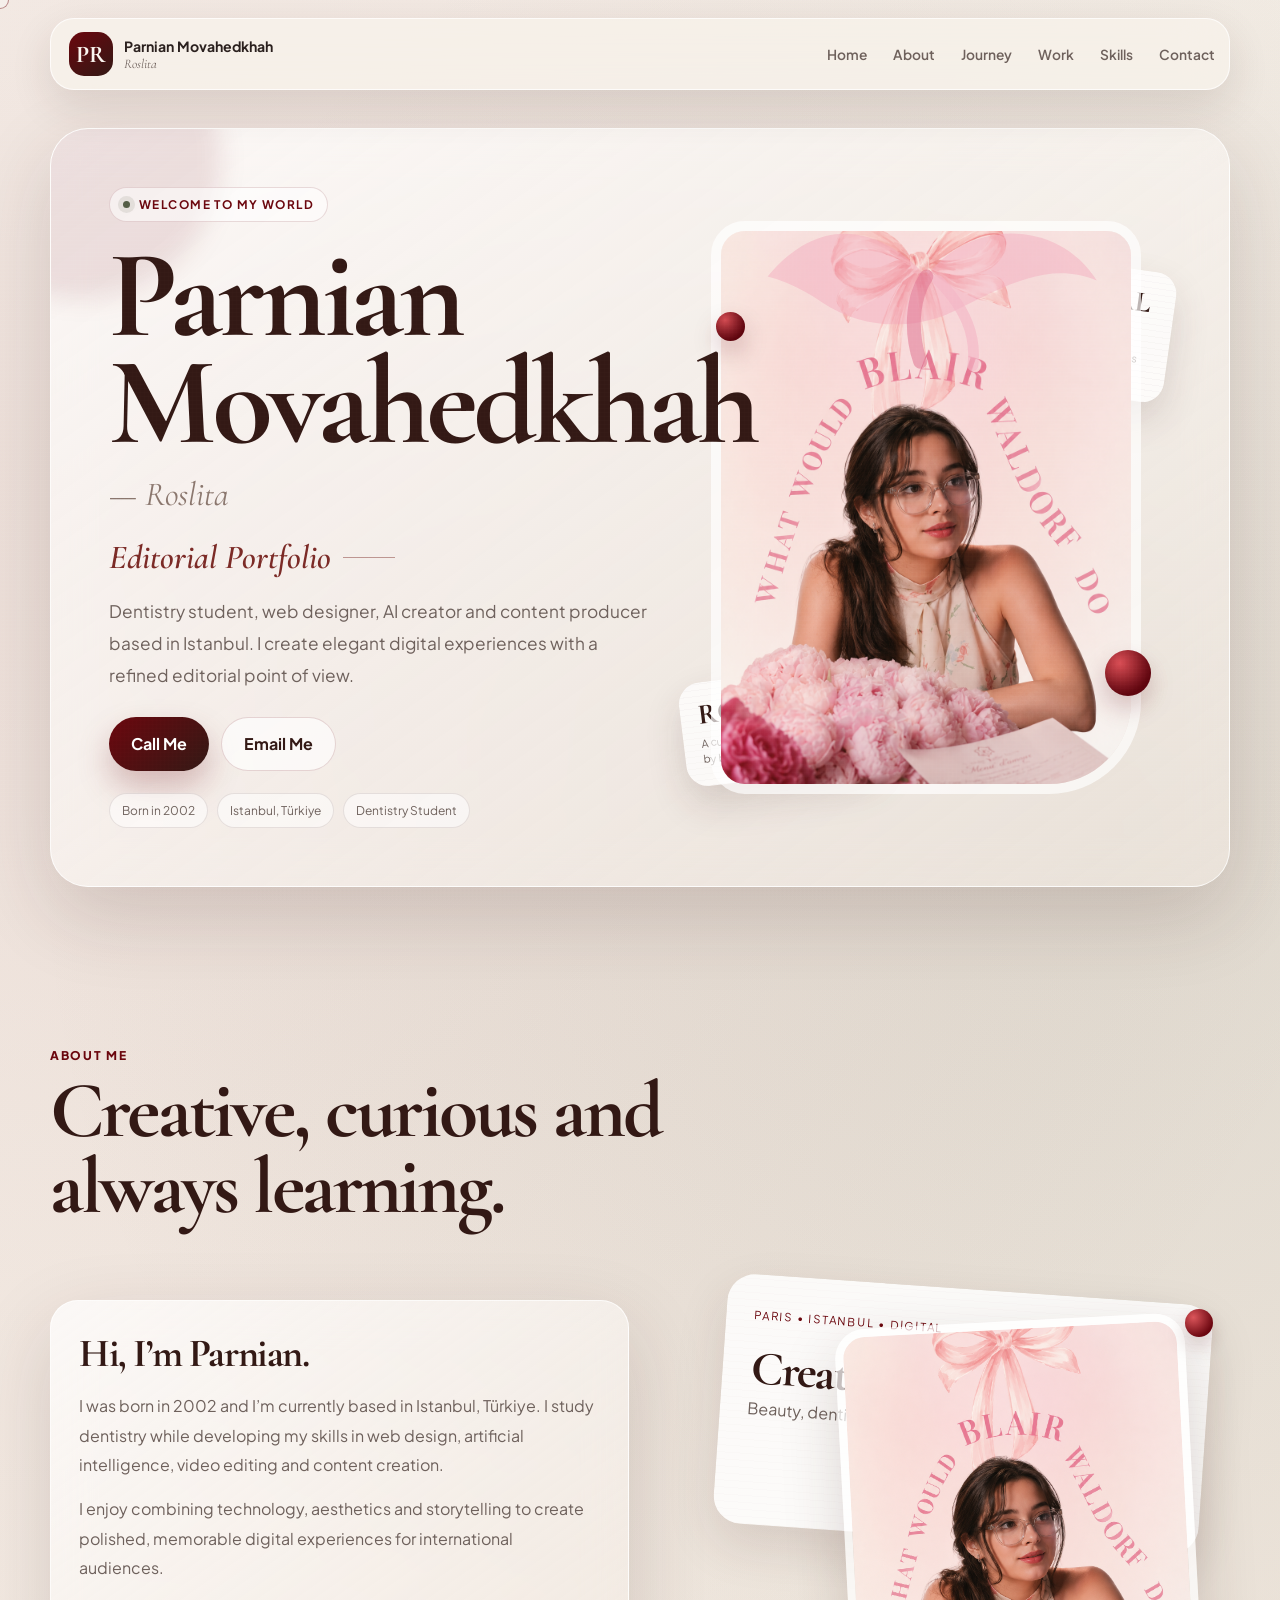
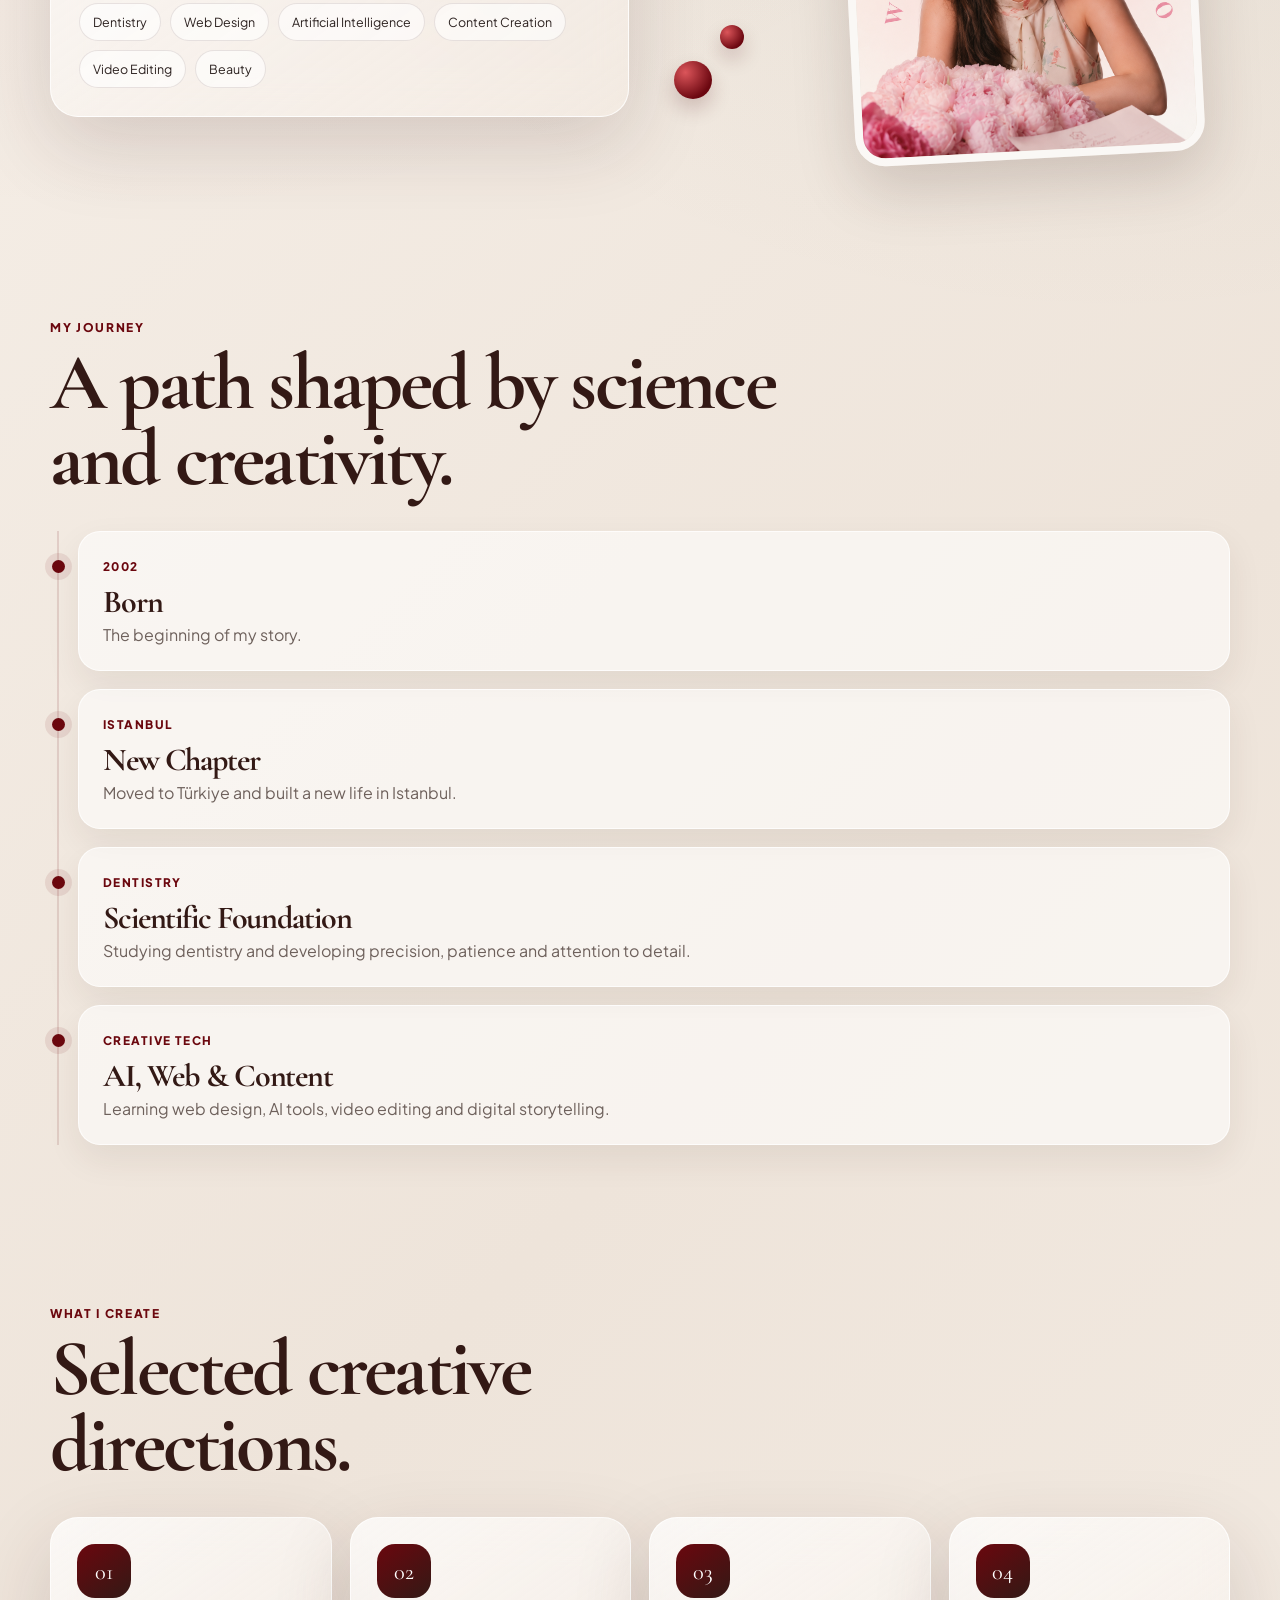
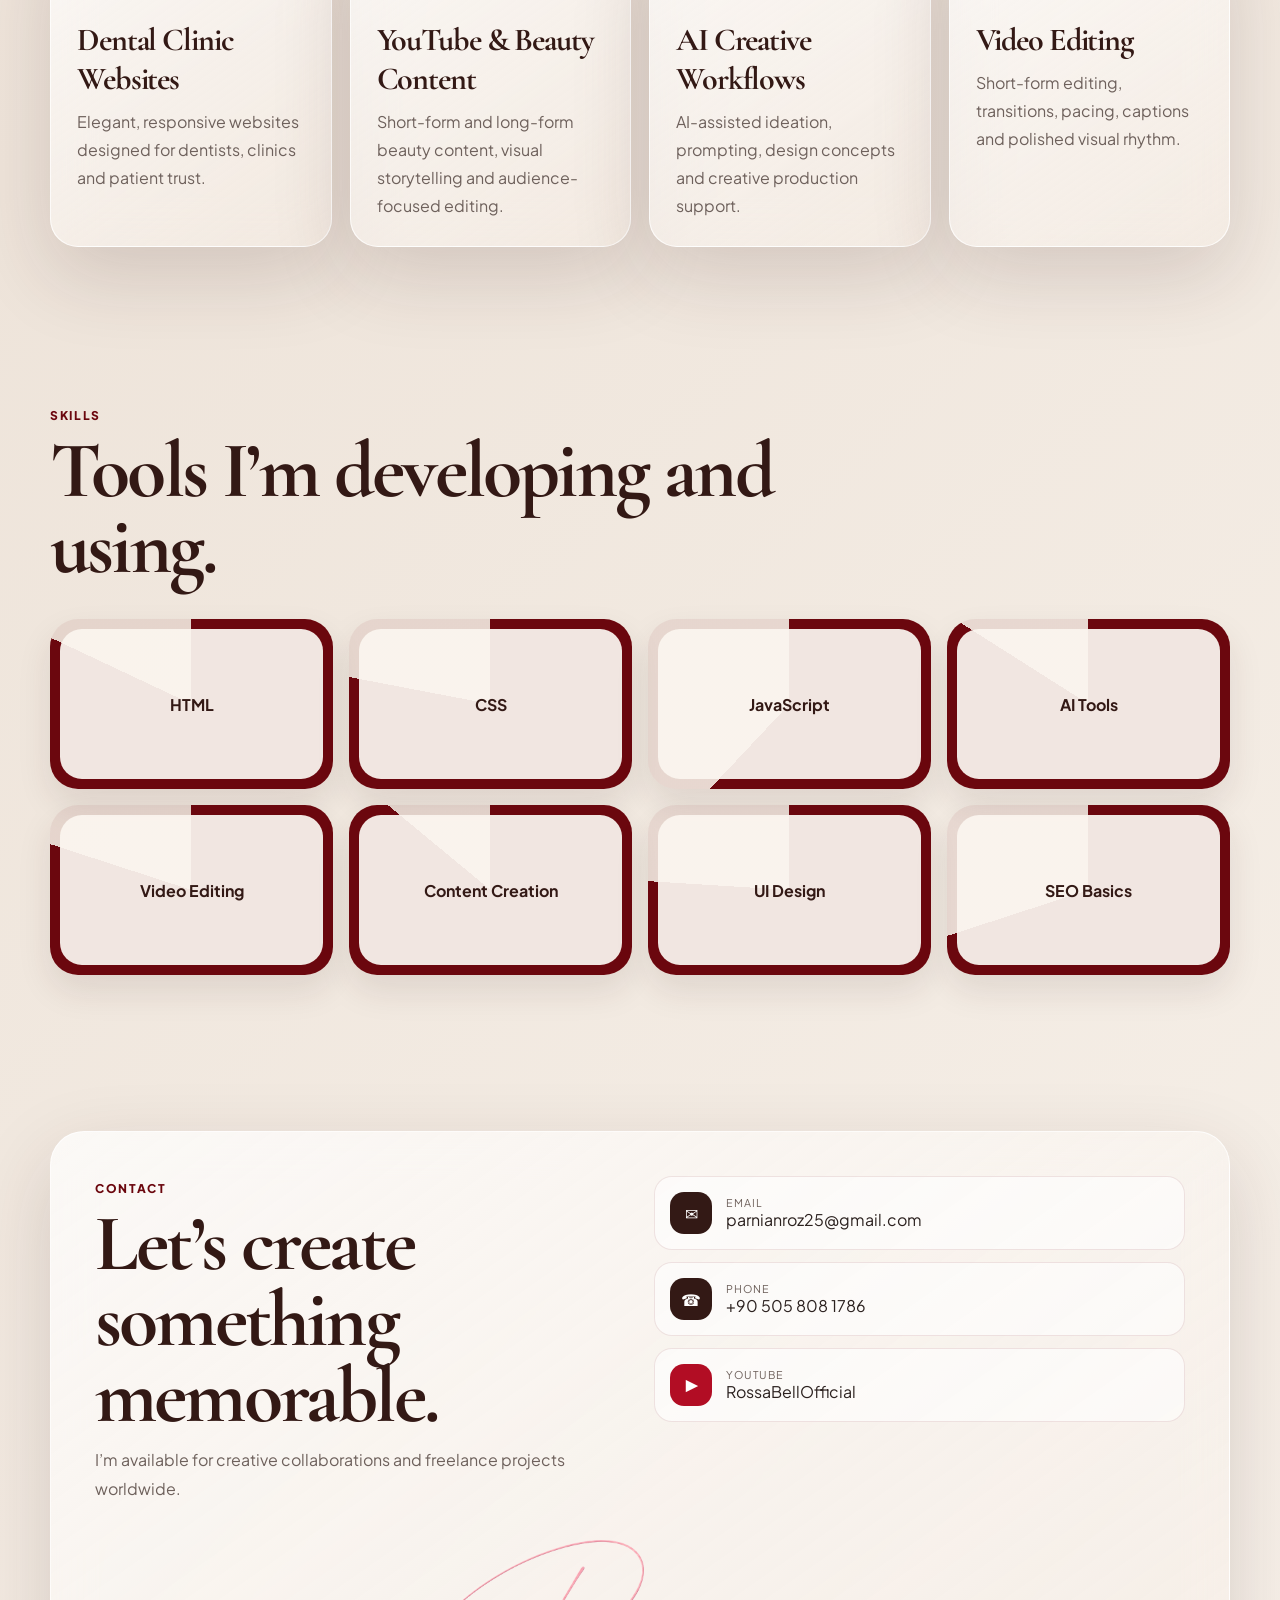
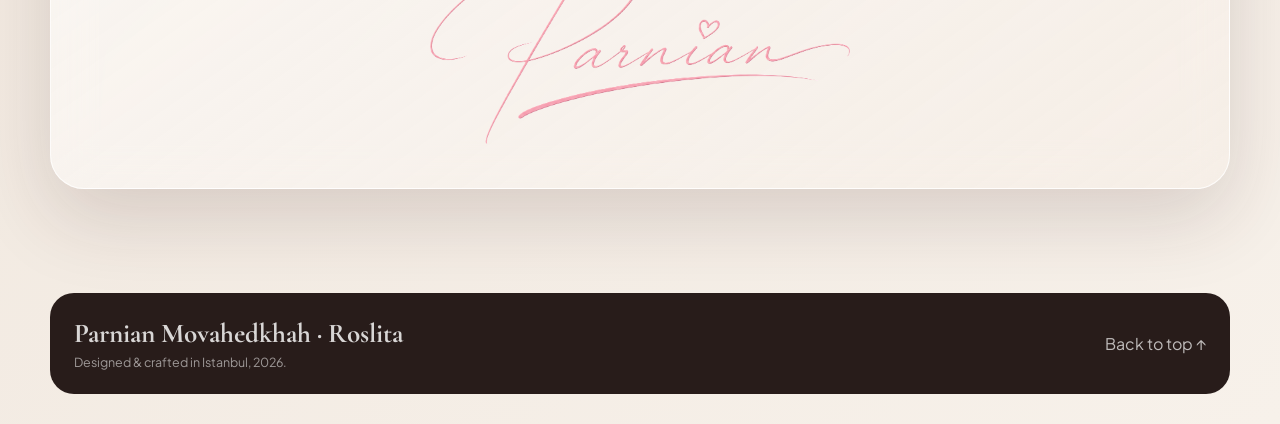
<file: index.html>
<!DOCTYPE html>
<html lang="en">
<head>
  <meta charset="UTF-8" />
  <meta name="viewport" content="width=device-width, initial-scale=1, viewport-fit=cover" />
  <meta name="theme-color" content="#f5efe8" />
  <meta name="description" content="Parnian Movahedkhah — Editorial Portfolio" />
  <title>Parnian Movahedkhah | Editorial Portfolio</title>

  <link rel="preconnect" href="https://fonts.googleapis.com">
  <link rel="preconnect" href="https://fonts.gstatic.com" crossorigin>
  <link href="https://fonts.googleapis.com/css2?family=Cormorant+Garamond:ital,wght@0,500;0,600;0,700;1,500;1,600&family=Plus+Jakarta+Sans:wght@400;500;600;700&display=swap" rel="stylesheet">

  <link rel="stylesheet" href="style.css" />
</head>

<body>
  <div class="loader" id="loader">
    <div class="loader-mark">PR</div>
    <img src="signature.png" alt="" class="loader-signature" />
  </div>

  <div class="scroll-progress" id="scrollProgress"></div>
  <div class="petal-layer" id="petalLayer" aria-hidden="true"></div>
  <div class="cursor-dot" id="cursorDot" aria-hidden="true"></div>

  <header class="site-header">
    <div class="container">
      <nav class="nav">
        <a class="brand" href="#home">
          <span class="brand-mark">PR</span>
          <span class="brand-copy">
            <span class="brand-name">Parnian Movahedkhah</span>
            <span class="brand-alias">Roslita</span>
          </span>
        </a>

        <div class="desktop-nav">
          <a href="#home">Home</a>
          <a href="#about">About</a>
          <a href="#journey">Journey</a>
          <a href="#work">Work</a>
          <a href="#skills">Skills</a>
          <a href="#contact">Contact</a>
        </div>

        <button class="menu-button" id="menuButton" aria-label="Open menu" aria-expanded="false">
          <span></span><span></span><span></span>
        </button>
      </nav>
    </div>
  </header>

  <div class="mobile-menu" id="mobileMenu">
    <a href="#home">Home</a>
    <a href="#about">About</a>
    <a href="#journey">Journey</a>
    <a href="#work">Work</a>
    <a href="#skills">Skills</a>
    <a href="#contact">Contact</a>
  </div>

  <main>
    <section class="hero section" id="home">
      <div class="container">
        <div class="hero-shell glass-card reveal">
          <div class="hero-copy">
            <div class="eyebrow"><span></span> Welcome to my world</div>
            <h1>Parnian<br>Movahedkhah</h1>
            <div class="alias">— Roslita</div>
            <div class="portfolio-title">Editorial Portfolio</div>

            <p class="hero-text">
              Dentistry student, web designer, AI creator and content producer based in Istanbul.
              I create elegant digital experiences with a refined editorial point of view.
            </p>

            <div class="hero-actions">
              <a class="btn primary" href="tel:+905058081786">Call Me</a>
              <a class="btn secondary" href="mailto:parnianroz25@gmail.com">Email Me</a>
            </div>

            <div class="mini-facts">
              <span>Born in 2002</span>
              <span>Istanbul, Türkiye</span>
              <span>Dentistry Student</span>
            </div>
          </div>

          <div class="hero-visual" id="heroVisual">
            <div class="ribbon-wrap" aria-hidden="true">
              <svg class="ribbon" viewBox="0 0 600 220">
                <path d="M95 95 C170 5 250 40 300 95 C355 20 470 20 520 100 C460 75 405 105 345 135 C290 165 220 165 165 128 C140 111 118 101 95 95Z" fill="rgba(242,167,186,.45)"/>
                <path d="M300 95 C280 125 280 170 292 205" fill="none" stroke="rgba(225,118,147,.55)" stroke-width="18" stroke-linecap="round"/>
                <path d="M315 100 C350 135 365 170 360 210" fill="none" stroke="rgba(244,183,199,.65)" stroke-width="14" stroke-linecap="round"/>
              </svg>
            </div>

            <div class="fold-card portrait-card" id="portraitCard">
              <div class="fold-corner"></div>
              <img src="hero-photo.png" alt="Parnian Movahedkhah" />
            </div>

            <div class="editorial-note note-one">
              <strong>EDITORIAL MOOD</strong>
              <small>Cherry tones, paper textures and feminine detail.</small>
            </div>

            <div class="editorial-note note-two">
              <strong>ROS LITA</strong>
              <small>A curated digital world shaped by beauty and intention.</small>
            </div>

            <span class="cherry cherry-one"></span>
            <span class="cherry cherry-two"></span>
          </div>
        </div>
      </div>
    </section>

    <section class="section" id="about">
      <div class="container">
        <div class="section-heading reveal">
          <span class="kicker">About Me</span>
          <h2>Creative, curious and always learning.</h2>
        </div>

        <div class="about-grid">
          <article class="glass-card fold-card about-copy reveal">
            <div class="fold-corner"></div>
            <h3>Hi, I’m Parnian.</h3>
            <p>
              I was born in 2002 and I’m currently based in Istanbul, Türkiye.
              I study dentistry while developing my skills in web design, artificial intelligence,
              video editing and content creation.
            </p>
            <p>
              I enjoy combining technology, aesthetics and storytelling to create polished,
              memorable digital experiences for international audiences.
            </p>

            <div class="about-tags">
              <span>Dentistry</span>
              <span>Web Design</span>
              <span>Artificial Intelligence</span>
              <span>Content Creation</span>
              <span>Video Editing</span>
              <span>Beauty</span>
            </div>
          </article>

          <div class="about-collage reveal">
            <div class="collage-paper">
              <span>PARIS • ISTANBUL • DIGITAL</span>
              <h3>Creative Journal</h3>
              <p>Beauty, dentistry, AI and visual storytelling.</p>
            </div>
            <div class="collage-photo fold-card">
              <div class="fold-corner"></div>
              <img src="hero-photo.png" alt="Parnian editorial portrait" />
            </div>
            <div class="collage-cherries">
              <span></span><span></span><span></span>
            </div>
          </div>
        </div>
      </div>
    </section>

    <section class="section" id="journey">
      <div class="container">
        <div class="section-heading reveal">
          <span class="kicker">My Journey</span>
          <h2>A path shaped by science and creativity.</h2>
        </div>

        <div class="timeline">
          <div class="timeline-line"><span id="timelineFill"></span></div>

          <article class="timeline-item reveal">
            <span class="year">2002</span>
            <h3>Born</h3>
            <p>The beginning of my story.</p>
          </article>

          <article class="timeline-item reveal">
            <span class="year">Istanbul</span>
            <h3>New Chapter</h3>
            <p>Moved to Türkiye and built a new life in Istanbul.</p>
          </article>

          <article class="timeline-item reveal">
            <span class="year">Dentistry</span>
            <h3>Scientific Foundation</h3>
            <p>Studying dentistry and developing precision, patience and attention to detail.</p>
          </article>

          <article class="timeline-item reveal">
            <span class="year">Creative Tech</span>
            <h3>AI, Web & Content</h3>
            <p>Learning web design, AI tools, video editing and digital storytelling.</p>
          </article>
        </div>
      </div>
    </section>

    <section class="section" id="work">
      <div class="container">
        <div class="section-heading reveal">
          <span class="kicker">What I Create</span>
          <h2>Selected creative directions.</h2>
        </div>

        <div class="work-grid">
          <article class="work-card glass-card fold-card reveal">
            <div class="fold-corner"></div>
            <div class="work-icon">01</div>
            <h3>Dental Clinic Websites</h3>
            <p>Elegant, responsive websites designed for dentists, clinics and patient trust.</p>
          </article>

          <article class="work-card glass-card fold-card reveal">
            <div class="fold-corner"></div>
            <div class="work-icon">02</div>
            <h3>YouTube & Beauty Content</h3>
            <p>Short-form and long-form beauty content, visual storytelling and audience-focused editing.</p>
          </article>

          <article class="work-card glass-card fold-card reveal">
            <div class="fold-corner"></div>
            <div class="work-icon">03</div>
            <h3>AI Creative Workflows</h3>
            <p>AI-assisted ideation, prompting, design concepts and creative production support.</p>
          </article>

          <article class="work-card glass-card fold-card reveal">
            <div class="fold-corner"></div>
            <div class="work-icon">04</div>
            <h3>Video Editing</h3>
            <p>Short-form editing, transitions, pacing, captions and polished visual rhythm.</p>
          </article>
        </div>
      </div>
    </section>

    <section class="section" id="skills">
      <div class="container">
        <div class="section-heading reveal">
          <span class="kicker">Skills</span>
          <h2>Tools I’m developing and using.</h2>
        </div>

        <div class="skills-grid">
          <div class="skill-orbit reveal" data-level="82"><span>HTML</span></div>
          <div class="skill-orbit reveal" data-level="78"><span>CSS</span></div>
          <div class="skill-orbit reveal" data-level="62"><span>JavaScript</span></div>
          <div class="skill-orbit reveal" data-level="84"><span>AI Tools</span></div>
          <div class="skill-orbit reveal" data-level="80"><span>Video Editing</span></div>
          <div class="skill-orbit reveal" data-level="86"><span>Content Creation</span></div>
          <div class="skill-orbit reveal" data-level="76"><span>UI Design</span></div>
          <div class="skill-orbit reveal" data-level="70"><span>SEO Basics</span></div>
        </div>
      </div>
    </section>

    <section class="section contact-section" id="contact">
      <div class="container">
        <div class="contact-card glass-card reveal">
          <div>
            <span class="kicker">Contact</span>
            <h2>Let’s create something memorable.</h2>
            <p>I’m available for creative collaborations and freelance projects worldwide.</p>
          </div>

          <div class="contact-links">
            <a href="mailto:parnianroz25@gmail.com" class="contact-link">
              <span class="icon">✉</span>
              <span><small>Email</small>parnianroz25@gmail.com</span>
            </a>

            <a href="tel:+905058081786" class="contact-link">
              <span class="icon">☎</span>
              <span><small>Phone</small>+90 505 808 1786</span>
            </a>

            <a href="https://youtube.com/@rossabellofficial?si=Ca52sRdvuxgp1_BU" target="_blank" rel="noopener" class="contact-link youtube">
              <span class="icon">▶</span>
              <span><small>YouTube</small>RossaBellOfficial</span>
            </a>
          </div>

          <img src="signature.png" alt="Parnian signature" class="signature" />
        </div>
      </div>
    </section>
  </main>

  <footer class="footer">
    <div class="container footer-inner">
      <div>
        <strong>Parnian Movahedkhah · Roslita</strong>
        <p>Designed & crafted in Istanbul, 2026.</p>
      </div>
      <a href="#home">Back to top ↑</a>
    </div>
  </footer>

  <script src="script.js"></script>
</body>
</html>
</file>
<file: style.css>
/* ===== Base ===== */
:root{
  --wine:#331915;
  --burgundy:#6B070E;
  --brick:#7B2A26;
  --olive:#525C44;
  --mauve:#8A766D;
  --taupe:#A39384;
  --mist:#CBC2C0;
  --cream:#F5EFE8;
  --paper:#FBF7F1;
  --ink:#2B211F;
  --muted:#6E615C;
  --glass:rgba(255,255,255,.58);
  --line:rgba(78,46,40,.12);
  --shadow:0 28px 80px rgba(61,31,28,.16);
  --container:1180px;
}

*{box-sizing:border-box;margin:0;padding:0}
html{scroll-behavior:smooth;scroll-padding-top:110px}
body{
  min-height:100vh;
  overflow-x:hidden;
  color:var(--ink);
  font-family:"Plus Jakarta Sans",sans-serif;
  background:
    radial-gradient(circle at 10% 10%,rgba(123,42,38,.10),transparent 27%),
    radial-gradient(circle at 87% 16%,rgba(82,92,68,.12),transparent 24%),
    linear-gradient(135deg,#faf5ef 0%,#eee4da 52%,#f7f1ea 100%);
}

body::before{
  content:"";
  position:fixed;
  inset:0;
  pointer-events:none;
  opacity:.10;
  z-index:30;
  background-image:
    linear-gradient(rgba(255,255,255,.35) 1px,transparent 1px),
    linear-gradient(90deg,rgba(255,255,255,.28) 1px,transparent 1px);
  background-size:4px 4px;
  mix-blend-mode:soft-light;
}

a{text-decoration:none;color:inherit}
button,a{-webkit-tap-highlight-color:transparent}
img{max-width:100%;display:block}
.container{width:min(calc(100% - 32px),var(--container));margin:auto}
.section{padding:78px 0;position:relative;z-index:3}
.glass-card{
  border:1px solid rgba(255,255,255,.78);
  background:linear-gradient(145deg,rgba(255,255,255,.72),rgba(246,237,229,.48));
  backdrop-filter:blur(20px);
  -webkit-backdrop-filter:blur(20px);
  box-shadow:var(--shadow);
}

/* ===== Loader ===== */
.loader{
  position:fixed;
  inset:0;
  z-index:100;
  display:grid;
  place-items:center;
  align-content:center;
  gap:18px;
  background:var(--cream);
  transition:opacity .7s ease,visibility .7s ease;
}
.loader.hide{opacity:0;visibility:hidden}
.loader-mark{
  width:76px;height:76px;display:grid;place-items:center;
  border-radius:24px;
  color:white;
  background:linear-gradient(145deg,var(--burgundy),var(--wine));
  font-family:"Cormorant Garamond",serif;
  font-size:2.2rem;font-weight:700;
  animation:loaderPulse 1.8s ease-in-out infinite;
}
.loader-signature{width:min(320px,70vw);opacity:.85}
@keyframes loaderPulse{50%{transform:scale(1.06);box-shadow:0 0 0 18px rgba(107,7,14,.07)}}

/* ===== Progress + Cursor ===== */
.scroll-progress{
  position:fixed;left:0;top:0;height:3px;width:0;
  background:linear-gradient(90deg,var(--burgundy),#df718e);
  z-index:90;
}
.cursor-dot{
  position:fixed;left:0;top:0;width:18px;height:18px;border-radius:50%;
  border:1px solid rgba(107,7,14,.45);
  background:rgba(255,255,255,.28);
  pointer-events:none;z-index:99;
  transform:translate(-50%,-50%);
  transition:width .2s,height .2s,background .2s;
  display:none;
}

/* ===== Petals ===== */
.petal-layer{position:fixed;inset:0;z-index:2;pointer-events:none;overflow:hidden}
.petal{
  position:absolute;top:-12vh;width:16px;height:26px;
  border-radius:70% 30% 70% 30%;
  background:
    radial-gradient(circle at 35% 28%,rgba(255,255,255,.5),transparent 24%),
    linear-gradient(145deg,#b5313b,#650b14 72%);
  box-shadow:0 6px 18px rgba(74,10,17,.22);
  opacity:.72;
  animation:petalFall var(--fall) linear infinite,petalSway var(--sway) ease-in-out infinite alternate;
  animation-delay:var(--delay);
}
@keyframes petalFall{to{top:112vh;transform:translateX(var(--drift)) rotate(440deg)}}
@keyframes petalSway{from{margin-left:-22px}to{margin-left:24px}}

/* ===== Header ===== */
.site-header{position:fixed;inset:18px 0 auto;z-index:50}
.nav{
  min-height:72px;display:flex;align-items:center;justify-content:space-between;gap:18px;
  padding:12px 14px 12px 18px;
  border:1px solid rgba(255,255,255,.72);
  border-radius:24px;
  background:rgba(248,242,235,.78);
  backdrop-filter:blur(22px);
  -webkit-backdrop-filter:blur(22px);
  box-shadow:0 16px 42px rgba(59,31,27,.12);
}
.brand{display:flex;align-items:center;gap:11px}
.brand-mark{
  width:44px;height:44px;display:grid;place-items:center;border-radius:15px;
  color:var(--paper);background:linear-gradient(145deg,var(--burgundy),var(--wine));
  font-family:"Cormorant Garamond",serif;font-size:1.5rem;font-weight:700;
}
.brand-copy{display:grid;gap:1px}
.brand-name{font-size:.88rem;font-weight:700}
.brand-alias{color:var(--muted);font-family:"Cormorant Garamond",serif;font-size:.82rem;font-style:italic}
.desktop-nav{display:none;gap:26px}
.desktop-nav a{position:relative;color:var(--muted);font-size:.86rem;font-weight:600}
.desktop-nav a::after{content:"";position:absolute;left:0;right:100%;bottom:-7px;height:2px;background:var(--burgundy);transition:right .25s}
.desktop-nav a:hover::after{right:0}
.menu-button{
  width:46px;height:46px;display:grid;place-items:center;
  border:1px solid var(--line);border-radius:15px;background:rgba(255,255,255,.55);
}
.menu-button span{display:block;width:20px;height:2px;background:var(--ink);margin:2.6px 0;transition:.28s}
.menu-button.active span:nth-child(1){transform:translateY(7px) rotate(45deg)}
.menu-button.active span:nth-child(2){opacity:0}
.menu-button.active span:nth-child(3){transform:translateY(-7px) rotate(-45deg)}
.mobile-menu{
  position:fixed;inset:102px 16px auto;z-index:45;display:grid;gap:10px;padding:16px;
  border:1px solid rgba(255,255,255,.72);border-radius:24px;
  background:rgba(248,242,235,.95);backdrop-filter:blur(24px);-webkit-backdrop-filter:blur(24px);
  box-shadow:var(--shadow);opacity:0;visibility:hidden;transform:translateY(-12px) scale(.98);transition:.28s;
}
.mobile-menu.open{opacity:1;visibility:visible;transform:none}
.mobile-menu a{padding:15px 16px;border-radius:15px;background:rgba(255,255,255,.58);font-weight:700}

/* ===== Shared Typography ===== */
h1,h2,h3{font-family:"Cormorant Garamond",serif;letter-spacing:-.035em}
.section-heading{max-width:780px;margin-bottom:34px}
.kicker{
  display:inline-block;margin-bottom:10px;color:var(--burgundy);
  font-size:.75rem;font-weight:800;letter-spacing:.14em;text-transform:uppercase;
}
.section-heading h2,.contact-card h2{
  color:var(--wine);font-size:clamp(2.7rem,8vw,5rem);line-height:.95;
}

/* ===== Hero ===== */
.hero{min-height:100svh;display:grid;align-items:center;padding-top:128px}
.hero-shell{
  position:relative;overflow:hidden;display:grid;gap:32px;
  min-height:720px;padding:28px 22px;border-radius:38px;
}
.hero-shell::before{
  content:"";position:absolute;width:280px;height:280px;left:-110px;top:-110px;
  border-radius:50%;background:rgba(107,7,14,.10);filter:blur(12px);
}
.hero-copy{position:relative;z-index:2}
.eyebrow{
  display:inline-flex;align-items:center;gap:9px;padding:9px 13px;margin-bottom:20px;
  border:1px solid rgba(107,7,14,.14);border-radius:999px;color:var(--burgundy);
  background:rgba(255,255,255,.56);font-size:.74rem;font-weight:700;letter-spacing:.12em;text-transform:uppercase;
}
.eyebrow span{width:7px;height:7px;border-radius:50%;background:var(--olive);box-shadow:0 0 0 5px rgba(82,92,68,.12)}
h1{max-width:760px;color:var(--wine);font-size:clamp(3.5rem,13vw,7.8rem);line-height:.86}
.alias{margin-top:17px;color:var(--mauve);font-family:"Cormorant Garamond",serif;font-size:clamp(1.35rem,4vw,2.1rem);font-style:italic}
.portfolio-title{
  display:inline-flex;align-items:center;gap:12px;margin-top:22px;color:var(--brick);
  font-family:"Cormorant Garamond",serif;font-size:clamp(1.35rem,4.2vw,2.1rem);font-style:italic;font-weight:600;
}
.portfolio-title::after{content:"";width:52px;height:1px;background:rgba(123,42,38,.45)}
.hero-text{max-width:650px;margin-top:18px;color:var(--muted);font-size:clamp(.98rem,3.5vw,1.08rem);line-height:1.85}
.hero-actions{display:grid;gap:12px;margin-top:25px}
.btn{min-height:54px;display:inline-flex;align-items:center;justify-content:center;padding:14px 22px;border-radius:999px;font-weight:700;transition:.22s}
.btn:hover{transform:translateY(-3px)}
.primary{color:white;background:linear-gradient(135deg,var(--burgundy),var(--wine));box-shadow:0 16px 32px rgba(107,7,14,.25)}
.secondary{color:var(--wine);border:1px solid rgba(107,7,14,.16);background:rgba(255,255,255,.66)}
.mini-facts{display:flex;flex-wrap:wrap;gap:9px;margin-top:22px}
.mini-facts span{padding:9px 12px;border-radius:999px;background:rgba(255,255,255,.54);border:1px solid var(--line);font-size:.75rem;color:var(--muted)}
.hero-visual{position:relative;min-height:520px;display:grid;place-items:center;isolation:isolate}
.ribbon-wrap{position:absolute;top:-18px;width:min(95%,560px);z-index:4;pointer-events:none}
.ribbon{width:100%;animation:ribbonFloat 4.8s ease-in-out infinite;transform-origin:50% 20%}
@keyframes ribbonFloat{50%{transform:translateY(-9px) rotate(1.5deg)}}
.portrait-card{width:min(84vw,430px);aspect-ratio:3/4;border-radius:34px 34px 92px 34px;overflow:hidden;border:10px solid rgba(255,255,255,.68);z-index:3;animation:floatImage 6s ease-in-out infinite}
.portrait-card img{width:100%;height:100%;object-fit:cover}
@keyframes floatImage{0%,100%{transform:translateY(0) rotate(2deg)}50%{transform:translateY(-12px) rotate(1deg)}}
.editorial-note{
  position:absolute;width:195px;padding:18px;border-radius:22px;color:var(--wine);
  background:linear-gradient(rgba(255,255,255,.76),rgba(255,255,255,.76)),repeating-linear-gradient(0deg,rgba(51,25,21,.08) 0 1px,transparent 1px 6px);
  box-shadow:0 18px 38px rgba(63,34,30,.16);font-family:"Cormorant Garamond",serif;z-index:1;
}
.editorial-note strong{display:block;font-size:1.8rem;line-height:.95}
.editorial-note small{display:block;margin-top:8px;color:var(--muted);font-family:"Plus Jakarta Sans",sans-serif;font-size:.67rem;line-height:1.5}
.note-one{right:0;top:7%;transform:rotate(8deg);animation:noteA 7s ease-in-out infinite}
.note-two{left:0;bottom:3%;transform:rotate(-7deg);animation:noteB 6.5s ease-in-out infinite}
@keyframes noteA{50%{transform:translateY(-14px) rotate(5deg)}}
@keyframes noteB{50%{transform:translateY(12px) rotate(-4deg)}}
.cherry{position:absolute;border-radius:50%;background:radial-gradient(circle at 32% 28%,#d84d54,#690711 72%);box-shadow:inset -8px -10px 15px rgba(53,0,7,.22),0 12px 24px rgba(90,7,16,.22);z-index:4;animation:cherryFloat 4.8s ease-in-out infinite}
.cherry-one{width:46px;height:46px;right:4%;bottom:17%}
.cherry-two{width:29px;height:29px;left:7%;top:16%;animation-delay:-2s}
@keyframes cherryFloat{50%{transform:translateY(-10px) rotate(8deg)}}

/* ===== Fold Effect ===== */
.fold-card{position:relative;overflow:hidden}
.fold-corner{
  position:absolute;top:0;right:0;width:0;height:0;z-index:8;
  border-top:0 solid rgba(255,255,255,.9);
  border-left:0 solid transparent;
  filter:drop-shadow(-6px 7px 8px rgba(50,25,22,.12));
  transition:border-top-width .35s ease,border-left-width .35s ease;
}
.fold-card:hover .fold-corner{border-top-width:72px;border-left-width:72px}
.fold-card::after{
  content:"";position:absolute;top:0;right:0;width:0;height:0;
  border-top:0 solid rgba(107,7,14,.09);border-left:0 solid transparent;
  transition:.35s ease;z-index:7;
}
.fold-card:hover::after{border-top-width:72px;border-left-width:72px}

/* ===== About ===== */
.about-grid{display:grid;gap:22px}
.about-copy{padding:28px;border-radius:28px}
.about-copy h3{font-size:2.5rem;color:var(--wine);margin-bottom:14px}
.about-copy p{color:var(--muted);line-height:1.85;margin-bottom:14px}
.about-tags{display:flex;flex-wrap:wrap;gap:9px;margin-top:20px}
.about-tags span{padding:10px 13px;border-radius:999px;background:rgba(255,255,255,.6);border:1px solid var(--line);font-size:.78rem}
.about-collage{position:relative;min-height:500px}
.collage-paper{
  position:absolute;inset:6% 4% auto 12%;min-height:250px;padding:28px;border-radius:28px;
  background:
    linear-gradient(rgba(255,255,255,.84),rgba(255,255,255,.84)),
    repeating-linear-gradient(0deg,rgba(51,25,21,.08) 0 1px,transparent 1px 7px);
  box-shadow:0 20px 50px rgba(63,34,30,.12);transform:rotate(4deg)
}
.collage-paper span{font-size:.7rem;letter-spacing:.16em;color:var(--burgundy)}
.collage-paper h3{font-size:3rem;margin-top:16px;color:var(--wine)}
.collage-paper p{color:var(--muted);max-width:320px}
.collage-photo{
  position:absolute;right:6%;bottom:0;width:min(78%,350px);aspect-ratio:4/5;border-radius:30px;overflow:hidden;border:8px solid rgba(255,255,255,.72);box-shadow:0 24px 60px rgba(61,31,28,.18);transform:rotate(-3deg)
}
.collage-photo img{width:100%;height:100%;object-fit:cover}
.collage-cherries span{position:absolute;border-radius:50%;background:radial-gradient(circle at 30% 30%,#db555a,#6b0710 72%);box-shadow:0 10px 20px rgba(75,8,15,.2)}
.collage-cherries span:nth-child(1){width:38px;height:38px;left:4%;bottom:12%}
.collage-cherries span:nth-child(2){width:24px;height:24px;left:12%;bottom:22%}
.collage-cherries span:nth-child(3){width:28px;height:28px;right:3%;top:10%}

/* ===== Timeline ===== */
.timeline{position:relative;display:grid;gap:18px;padding-left:28px}
.timeline-line{position:absolute;left:7px;top:0;bottom:0;width:2px;background:rgba(107,7,14,.12);overflow:hidden}
.timeline-line span{display:block;width:100%;height:0;background:linear-gradient(var(--burgundy),#dc7691)}
.timeline-item{position:relative;padding:22px 24px;border-radius:22px;background:rgba(255,255,255,.56);border:1px solid rgba(255,255,255,.72);box-shadow:0 14px 34px rgba(63,34,30,.08)}
.timeline-item::before{content:"";position:absolute;left:-27px;top:28px;width:13px;height:13px;border-radius:50%;background:var(--burgundy);box-shadow:0 0 0 7px rgba(107,7,14,.09)}
.year{display:inline-block;color:var(--burgundy);font-size:.74rem;font-weight:800;letter-spacing:.12em;text-transform:uppercase;margin-bottom:8px}
.timeline-item h3{font-size:2rem;color:var(--wine)}
.timeline-item p{color:var(--muted);line-height:1.7}

/* ===== Work ===== */
.work-grid{display:grid;gap:18px}
.work-card{padding:26px;border-radius:28px;min-height:250px;transition:transform .3s ease,box-shadow .3s ease}
.work-card:hover{transform:translateY(-8px);box-shadow:0 34px 90px rgba(61,31,28,.20)}
.work-icon{width:54px;height:54px;display:grid;place-items:center;border-radius:18px;background:linear-gradient(145deg,var(--burgundy),var(--wine));color:white;font-family:"Cormorant Garamond",serif;font-size:1.4rem}
.work-card h3{font-size:2rem;color:var(--wine);margin:22px 0 10px}
.work-card p{color:var(--muted);line-height:1.75}

/* ===== Skills ===== */
.skills-grid{display:grid;grid-template-columns:repeat(2,1fr);gap:16px}
.skill-orbit{
  --level:70;
  min-height:170px;display:grid;place-items:center;border-radius:28px;
  background:conic-gradient(var(--burgundy) calc(var(--level)*1%),rgba(107,7,14,.08) 0);
  position:relative;box-shadow:0 16px 34px rgba(63,34,30,.10)
}
.skill-orbit::before{content:"";position:absolute;inset:10px;border-radius:22px;background:rgba(250,245,239,.94)}
.skill-orbit span{position:relative;z-index:2;color:var(--wine);font-weight:700;text-align:center}

/* ===== Contact ===== */
.contact-card{padding:30px 22px;border-radius:34px;display:grid;gap:28px;overflow:hidden}
.contact-card p{color:var(--muted);line-height:1.8;margin-top:12px}
.contact-links{display:grid;gap:12px}
.contact-link{
  display:flex;align-items:center;gap:14px;padding:15px;border-radius:18px;
  border:1px solid rgba(107,7,14,.10);background:rgba(255,255,255,.58);transition:.25s
}
.contact-link:hover{transform:translateY(-3px);background:rgba(255,255,255,.82)}
.contact-link .icon{width:42px;height:42px;display:grid;place-items:center;border-radius:14px;background:var(--wine);color:white}
.contact-link small{display:block;color:var(--muted);font-size:.67rem;text-transform:uppercase;letter-spacing:.1em}
.youtube .icon{background:#b20d24}
.signature{width:min(420px,90%);margin:8px auto 0;opacity:.95}

/* ===== Footer ===== */
.footer{padding:26px 0 max(30px,env(safe-area-inset-bottom));position:relative;z-index:3}
.footer-inner{display:flex;flex-direction:column;gap:14px;justify-content:space-between;padding:24px;border-radius:24px;color:rgba(255,255,255,.82);background:#281c1a}
.footer-inner strong{font-family:"Cormorant Garamond",serif;font-size:1.7rem}
.footer-inner p{color:rgba(255,255,255,.55);font-size:.78rem;margin-top:4px}
.footer-inner a{color:rgba(255,255,255,.7)}

/* ===== Reveal ===== */
.reveal{opacity:0;transform:translateY(28px);transition:opacity .72s ease,transform .72s ease}
.reveal.visible{opacity:1;transform:none}

/* ===== Responsive ===== */
@media(min-width:720px){
  .hero-actions{grid-template-columns:repeat(2,max-content);justify-content:start}
  .about-grid{grid-template-columns:1fr 1fr;align-items:center}
  .work-grid{grid-template-columns:repeat(2,1fr)}
  .skills-grid{grid-template-columns:repeat(4,1fr)}
  .contact-card{grid-template-columns:1fr 1fr;align-items:start;padding:44px}
  .contact-card .signature{grid-column:1/-1}
  .footer-inner{flex-direction:row;align-items:center}
}
@media(min-width:960px){
  .desktop-nav{display:flex}
  .menu-button,.mobile-menu{display:none}
  .hero-shell{grid-template-columns:minmax(0,1.05fr) minmax(380px,.95fr);align-items:center;padding:58px}
  .work-grid{grid-template-columns:repeat(4,1fr)}
  .cursor-dot{display:block}
}
@media(prefers-reduced-motion:reduce){
  html{scroll-behavior:auto}
  *,*::before,*::after{animation-duration:.01ms!important;animation-iteration-count:1!important;transition-duration:.01ms!important}
  .reveal{opacity:1;transform:none}
}
</file>
